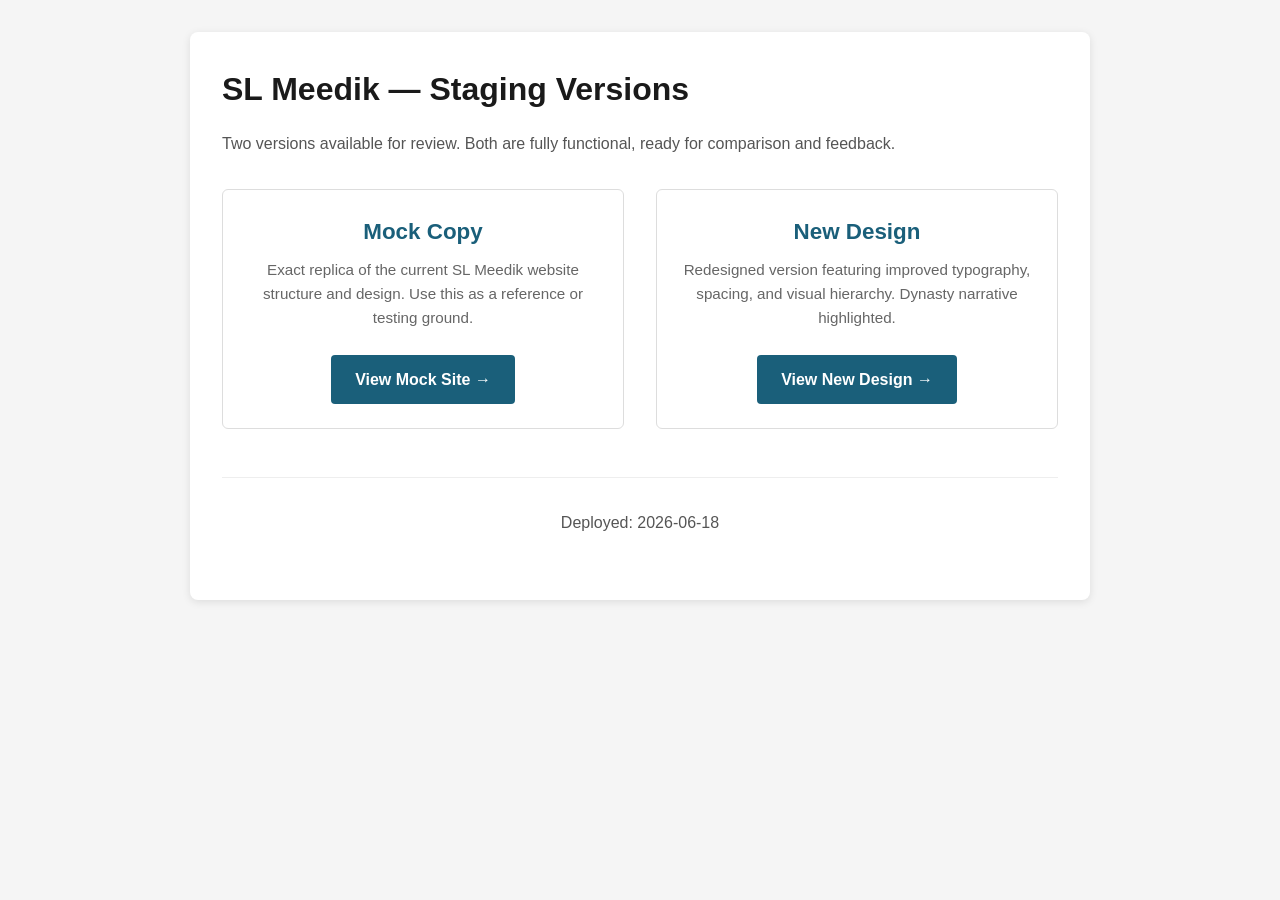
<file: index.html>
<!DOCTYPE html>
<html lang="et">
<head>
  <meta charset="UTF-8">
  <meta name="viewport" content="width=device-width, initial-scale=1.0">
  <title>SL Meedik - Staging Versions</title>
  <style>
    * { margin: 0; padding: 0; box-sizing: border-box; }
    body {
      font-family: -apple-system, BlinkMacSystemFont, 'Segoe UI', Roboto, sans-serif;
      background: #f5f5f5;
      padding: 2rem;
      line-height: 1.6;
    }
    .container {
      max-width: 900px;
      margin: 0 auto;
      background: white;
      padding: 2rem;
      border-radius: 8px;
      box-shadow: 0 2px 8px rgba(0,0,0,0.1);
    }
    h1 {
      color: #1a1a1a;
      margin-bottom: 1rem;
      font-size: 2rem;
    }
    p {
      color: #555;
      margin-bottom: 2rem;
      font-size: 1rem;
    }
    .versions {
      display: grid;
      grid-template-columns: repeat(auto-fit, minmax(300px, 1fr));
      gap: 2rem;
      margin-top: 2rem;
    }
    .version-card {
      border: 1px solid #ddd;
      border-radius: 6px;
      padding: 1.5rem;
      text-align: center;
      transition: transform 0.3s, box-shadow 0.3s;
    }
    .version-card:hover {
      transform: translateY(-4px);
      box-shadow: 0 4px 12px rgba(0,0,0,0.15);
    }
    .version-card h2 {
      color: #1a5f7a;
      margin-bottom: 0.5rem;
      font-size: 1.4rem;
    }
    .version-card p {
      margin-bottom: 1.5rem;
      color: #666;
      font-size: 0.95rem;
    }
    .btn {
      display: inline-block;
      background: #1a5f7a;
      color: white;
      padding: 0.75rem 1.5rem;
      border-radius: 4px;
      text-decoration: none;
      font-weight: 600;
      transition: background 0.3s;
    }
    .btn:hover {
      background: #0d3d52;
    }
    .timestamp {
      color: #999;
      font-size: 0.85rem;
      margin-top: 3rem;
      padding-top: 2rem;
      border-top: 1px solid #eee;
      text-align: center;
    }
  </style>
</head>
<body>
  <div class="container">
    <h1>SL Meedik — Staging Versions</h1>
    <p>Two versions available for review. Both are fully functional, ready for comparison and feedback.</p>
    
    <div class="versions">
      <div class="version-card">
        <h2>Mock Copy</h2>
        <p>Exact replica of the current SL Meedik website structure and design. Use this as a reference or testing ground.</p>
        <a href="/mock/" class="btn">View Mock Site →</a>
      </div>
      
      <div class="version-card">
        <h2>New Design</h2>
        <p>Redesigned version featuring improved typography, spacing, and visual hierarchy. Dynasty narrative highlighted.</p>
        <a href="/new-design/" class="btn">View New Design →</a>
      </div>
    </div>
    
    <div class="timestamp">
      <p>Deployed: 2026-06-18</p>
    </div>
  </div>
</body>
</html>
</file>
